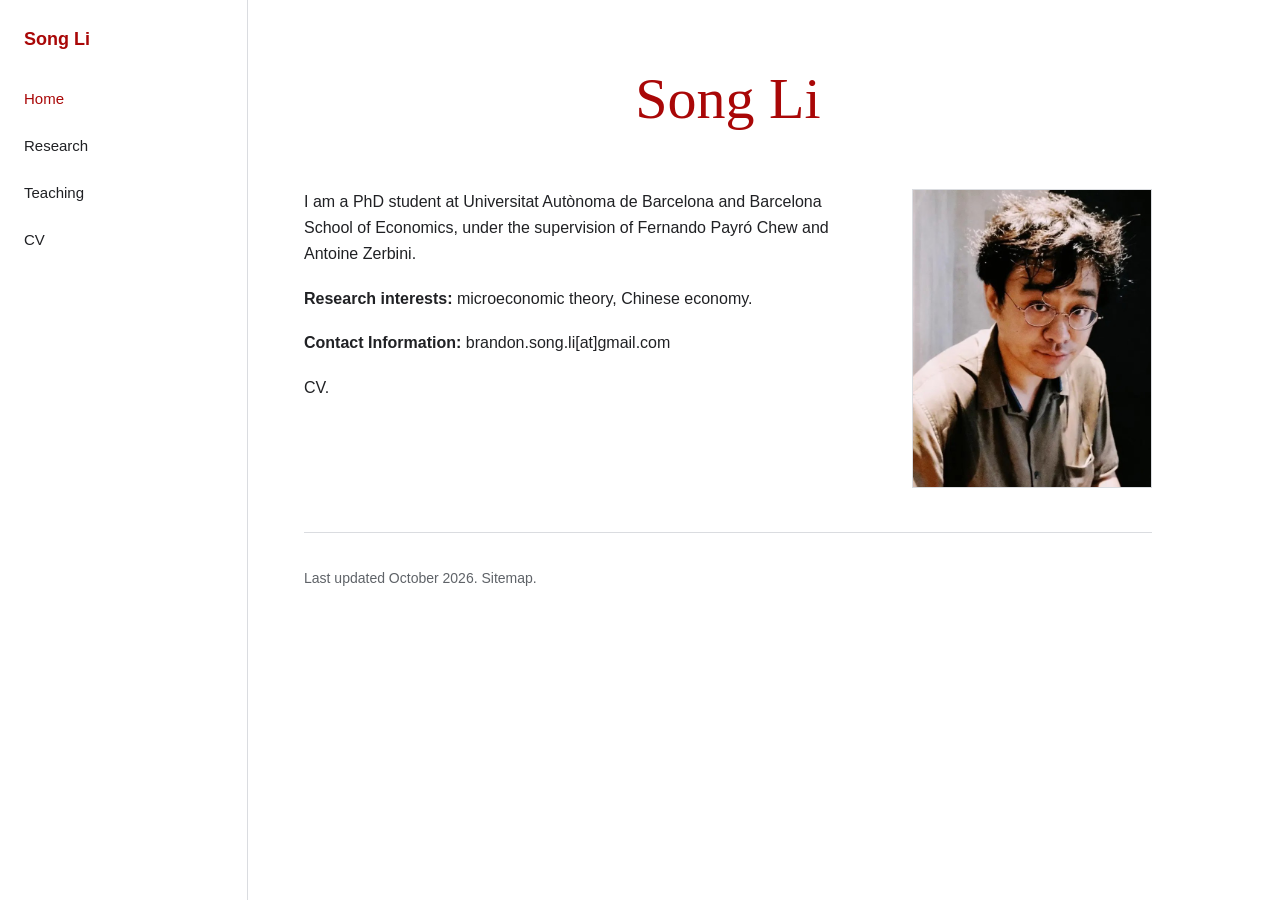
<file: index.html>
<!doctype html>
<html lang="en">
<head>
  <meta charset="utf-8">
  <!-- Google tag (gtag.js) -->
  <script async src="https://www.googletagmanager.com/gtag/js?id=G-BRMDMRXZ8V"></script>
  <script>
    window.dataLayer = window.dataLayer || [];
    function gtag(){dataLayer.push(arguments);}
    gtag('js', new Date());

    gtag('config', 'G-BRMDMRXZ8V');
  </script>
  <meta name="viewport" content="width=device-width, initial-scale=1">
  <meta name="description" content="Song Li is an Economics PhD student at Universitat Autònoma de Barcelona and Barcelona School of Economics, working in microeconomic theory and the Chinese economy.">
  <link rel="canonical" href="https://songli-econ.github.io/">
  <title>Song Li | Economics PhD Student at UAB and BSE</title>
  <script type="application/ld+json">
  {
    "@context": "https://schema.org",
    "@graph": [
      {
        "@type": "WebSite",
        "@id": "https://songli-econ.github.io/#website",
        "url": "https://songli-econ.github.io/",
        "name": "Song Li"
      },
      {
        "@type": "ProfilePage",
        "@id": "https://songli-econ.github.io/#profile",
        "url": "https://songli-econ.github.io/",
        "name": "Song Li | Economics PhD Student at UAB and BSE",
        "dateModified": "2026-10-31T08:04:33+01:00",
        "isPartOf": {
          "@id": "https://songli-econ.github.io/#website"
        },
        "mainEntity": {
          "@id": "https://songli-econ.github.io/#person"
        },
        "mentions": [
          {
            "@id": "https://songli-econ.github.io/#fernando-payro-chew"
          },
          {
            "@id": "https://songli-econ.github.io/#antoine-zerbini"
          }
        ]
      },
      {
        "@type": "Person",
        "@id": "https://songli-econ.github.io/#person",
        "name": "Song Li",
        "url": "https://songli-econ.github.io/",
        "image": "https://songli-econ.github.io/images/song-li-portrait.jpg",
        "jobTitle": "PhD Student in Economics",
        "description": "Economics PhD student working in microeconomic theory and the Chinese economy.",
        "affiliation": [
          {
            "@type": "CollegeOrUniversity",
            "name": "Universitat Autònoma de Barcelona",
            "url": "https://www.uab.cat/"
          },
          {
            "@type": "CollegeOrUniversity",
            "name": "Barcelona School of Economics",
            "url": "https://bse.eu/"
          }
        ],
        "knowsAbout": [
          "Microeconomic theory",
          "Chinese economy"
        ]
      },
      {
        "@type": "Person",
        "@id": "https://songli-econ.github.io/#fernando-payro-chew",
        "name": "Fernando Payró Chew",
        "url": "https://sites.google.com/site/ferpayrochew/home?authuser=0"
      },
      {
        "@type": "Person",
        "@id": "https://songli-econ.github.io/#antoine-zerbini",
        "name": "Antoine Zerbini",
        "url": "https://antoinezerbini.com/"
      }
    ]
  }
  </script>
  <link rel="stylesheet" href="styles.css">
</head>
<body>
  <div class="site">
    <aside class="sidebar" aria-label="Site navigation">
      <p class="site-title">Song Li</p>
      <nav class="nav">
        <a class="active" href="/">Home</a>
        <a href="research.html">Research</a>
        <a href="teaching.html">Teaching</a>
        <a href="cv.html">CV</a>
      </nav>
    </aside>

    <main>
      <header class="hero">
        <h1>Song Li</h1>
      </header>

      <div class="intro" aria-label="Profile">
        <div>
          <p>
            I am a PhD student at
            <a href="https://www.uab.cat/">Universitat Autònoma de Barcelona</a>
            and
            <a href="https://bse.eu/">Barcelona School of Economics</a>,
            under the supervision of
            <a href="https://sites.google.com/site/ferpayrochew/home?authuser=0">Fernando Payró Chew</a>
            and
            <a href="https://antoinezerbini.com/">Antoine Zerbini</a>.
          </p>
          <p>
            <span class="label">Research interests:</span>
            microeconomic theory, Chinese economy.
          </p>
          <p>
            <span class="label">Contact Information:</span>
            brandon.song.li[at]gmail.com
          </p>
          <p>
            <a href="cv/song-li-cv.pdf">CV</a>.
          </p>
        </div>
        <img
          class="portrait"
          src="images/song-li-portrait.jpg"
          alt="Portrait of Song Li"
          width="640"
          height="800"
        >
      </div>

      <footer class="footer">
        Last updated October 2026. <a href="sitemap.html">Sitemap</a>.
      </footer>
    </main>
  </div>
</body>
</html>
</file>
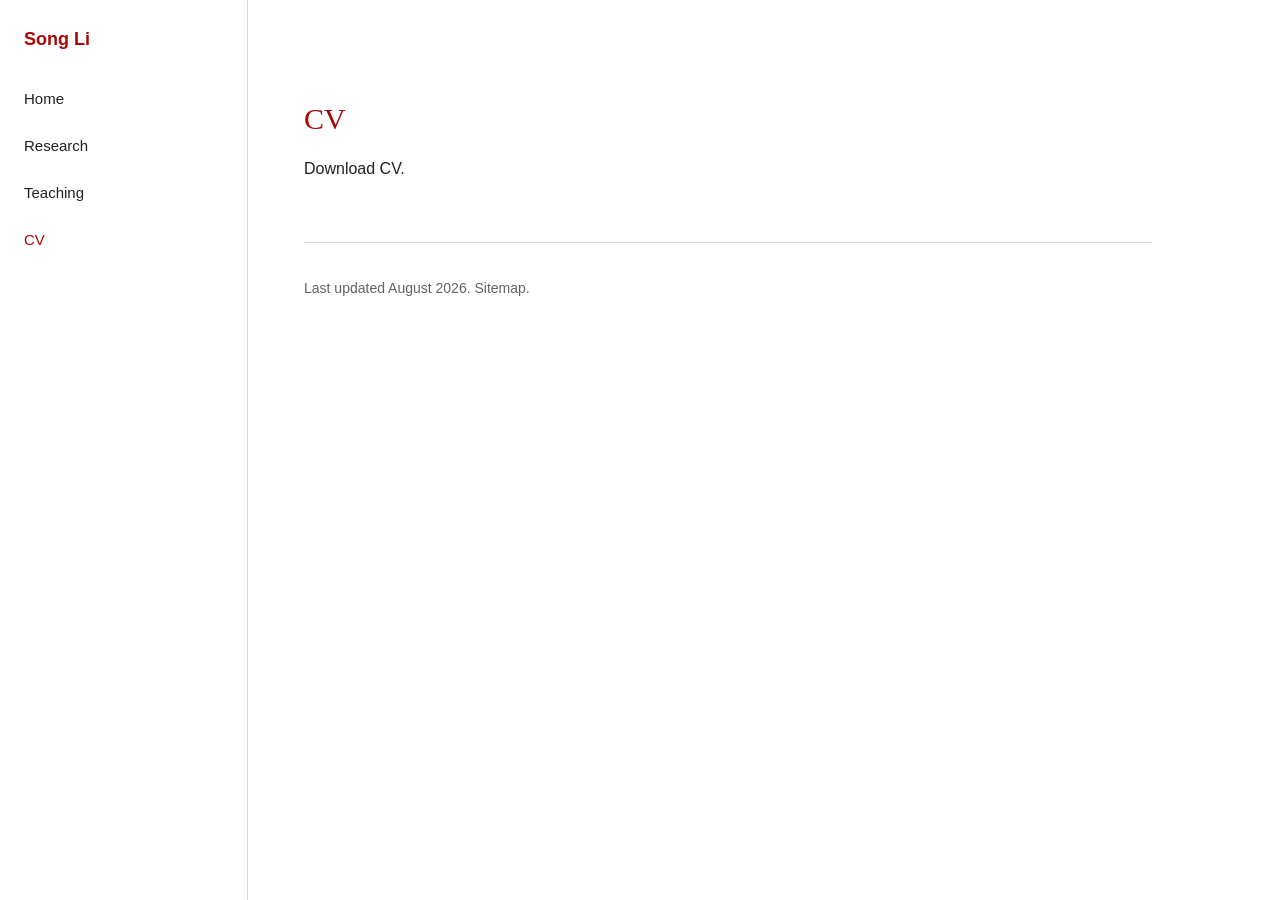
<file: cv.html>
<!doctype html>
<html lang="en">
<head>
  <meta charset="utf-8">
  <!-- Google tag (gtag.js) -->
  <script async src="https://www.googletagmanager.com/gtag/js?id=G-BRMDMRXZ8V"></script>
  <script>
    window.dataLayer = window.dataLayer || [];
    function gtag(){dataLayer.push(arguments);}
    gtag('js', new Date());

    gtag('config', 'G-BRMDMRXZ8V');
  </script>
  <meta name="viewport" content="width=device-width, initial-scale=1">
  <meta name="description" content="Curriculum vitae of Song Li, Economics PhD student at Universitat Autònoma de Barcelona and Barcelona School of Economics.">
  <link rel="canonical" href="https://songli-econ.github.io/cv.html">
  <title>CV | Song Li, Economics PhD Student</title>
  <link rel="stylesheet" href="styles.css">
</head>
<body>
  <div class="site">
    <aside class="sidebar" aria-label="Site navigation">
      <p class="site-title">Song Li</p>
      <nav class="nav">
        <a href="/">Home</a>
        <a href="research.html">Research</a>
        <a href="teaching.html">Teaching</a>
        <a class="active" href="cv.html">CV</a>
      </nav>
    </aside>

    <main>
      <section>
        <h2>CV</h2>
        <p>
          <a href="cv/song-li-cv.pdf">Download CV</a>.
        </p>
      </section>

      <footer class="footer">
        Last updated August 2026. <a href="sitemap.html">Sitemap</a>.
      </footer>
    </main>
  </div>
</body>
</html>
</file>
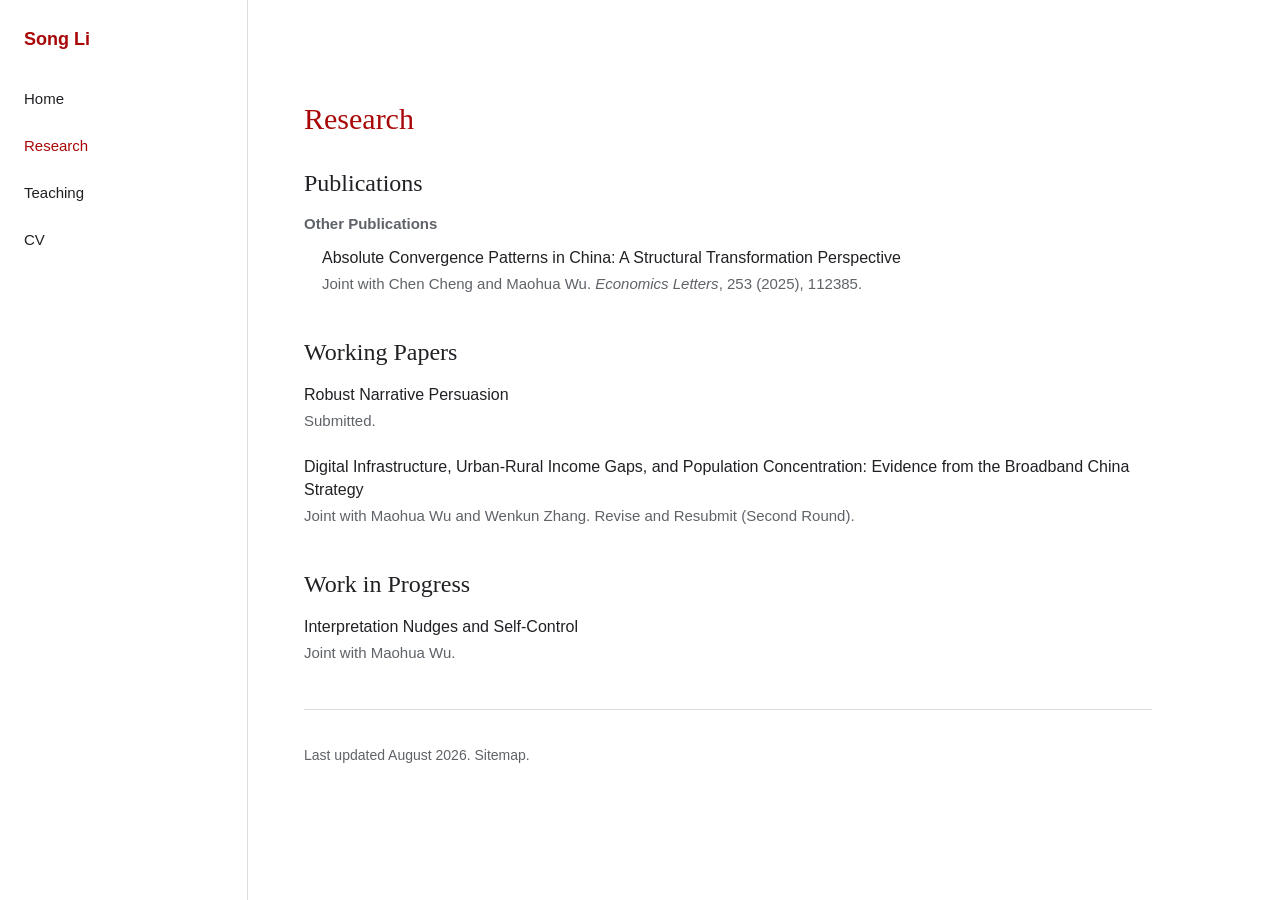
<file: research.html>
<!doctype html>
<html lang="en">
<head>
  <meta charset="utf-8">
  <!-- Google tag (gtag.js) -->
  <script async src="https://www.googletagmanager.com/gtag/js?id=G-BRMDMRXZ8V"></script>
  <script>
    window.dataLayer = window.dataLayer || [];
    function gtag(){dataLayer.push(arguments);}
    gtag('js', new Date());

    gtag('config', 'G-BRMDMRXZ8V');
  </script>
  <meta name="viewport" content="width=device-width, initial-scale=1">
  <meta name="description" content="Research by Song Li in microeconomic theory and the Chinese economy, including working papers and publications.">
  <meta name="robots" content="index, follow, max-snippet:-1, max-image-preview:large">
  <meta property="og:type" content="website">
  <meta property="og:title" content="Research by Song Li">
  <meta property="og:description" content="Working papers and publications by Song Li in microeconomic theory and the Chinese economy.">
  <meta property="og:url" content="https://songli-econ.github.io/research.html">
  <link rel="canonical" href="https://songli-econ.github.io/research.html">
  <title>Research | Song Li, Economics PhD Student</title>
  <link rel="stylesheet" href="styles.css">
  <script type="application/ld+json">
  {
    "@context": "https://schema.org",
    "@type": "CollectionPage",
    "@id": "https://songli-econ.github.io/research.html#page",
    "name": "Research by Song Li",
    "description": "Working papers and publications by Song Li in microeconomic theory and the Chinese economy.",
    "url": "https://songli-econ.github.io/research.html",
    "isPartOf": {
      "@id": "https://songli-econ.github.io/#website"
    },
    "about": {
      "@id": "https://songli-econ.github.io/#person"
    },
    "hasPart": [
      {
        "@id": "https://songli-econ.github.io/papers/robust-narrative-persuasion.html#paper"
      },
      {
        "@id": "https://songli-econ.github.io/papers/digital-infrastructure-urban-rural-income-gaps.html#paper"
      },
      {
        "@id": "https://songli-econ.github.io/papers/interpretation-nudges-and-self-control.html#paper"
      },
      {
        "@id": "https://songli-econ.github.io/papers/ambiguity-and-the-core.html#paper"
      }
    ]
  }
  </script>
</head>
<body>
  <div class="site">
    <aside class="sidebar" aria-label="Site navigation">
      <p class="site-title">Song Li</p>
      <nav class="nav">
        <a href="/">Home</a>
        <a class="active" href="research.html">Research</a>
        <a href="teaching.html">Teaching</a>
        <a href="cv.html">CV</a>
      </nav>
    </aside>

    <main>
      <section class="research-index">
        <h2>Research</h2>
        <h3 class="subsection-title">Publications</h3>
        <h4 class="subgroup-title">Other Publications</h4>
        <ul class="paper-list subgroup-list">
          <li>
            <div class="paper-title">
              <a href="https://www.sciencedirect.com/science/article/pii/S0165176525002228?via%3Dihub" target="_blank">Absolute Convergence Patterns in China: A Structural Transformation Perspective</a>
            </div>
            <div class="paper-meta">Joint with Chen Cheng and Maohua Wu. <em>Economics Letters</em>, 253 (2025), 112385.</div>
          </li>
        </ul>

        <h3 class="subsection-title">Working Papers</h3>
        <ul class="paper-list">
          <li>
            <div class="paper-title">
              <a href="papers/robust-narrative-persuasion.html">Robust Narrative Persuasion</a>
            </div>
            <div class="paper-meta">Submitted.</div>
          </li>
          <li>
            <div class="paper-title">
              <a href="papers/digital-infrastructure-urban-rural-income-gaps.html">Digital Infrastructure, Urban-Rural Income Gaps, and Population Concentration: Evidence from the Broadband China Strategy</a>
            </div>
            <div class="paper-meta">Joint with Maohua Wu and Wenkun Zhang. Revise and Resubmit (Second Round).</div>
          </li>
        </ul>
        <h3 class="subsection-title">Work in Progress</h3>
        <ul class="paper-list">
          <li>
            <div class="paper-title">
              <a href="papers/interpretation-nudges-and-self-control.html">Interpretation Nudges and Self-Control</a>
            </div>
            <div class="paper-meta">Joint with Maohua Wu.</div>
          </li>
        </ul>
      </section>

      <footer class="footer">
        Last updated August 2026. <a href="sitemap.html">Sitemap</a>.
      </footer>
    </main>
  </div>
</body>
</html>
</file>
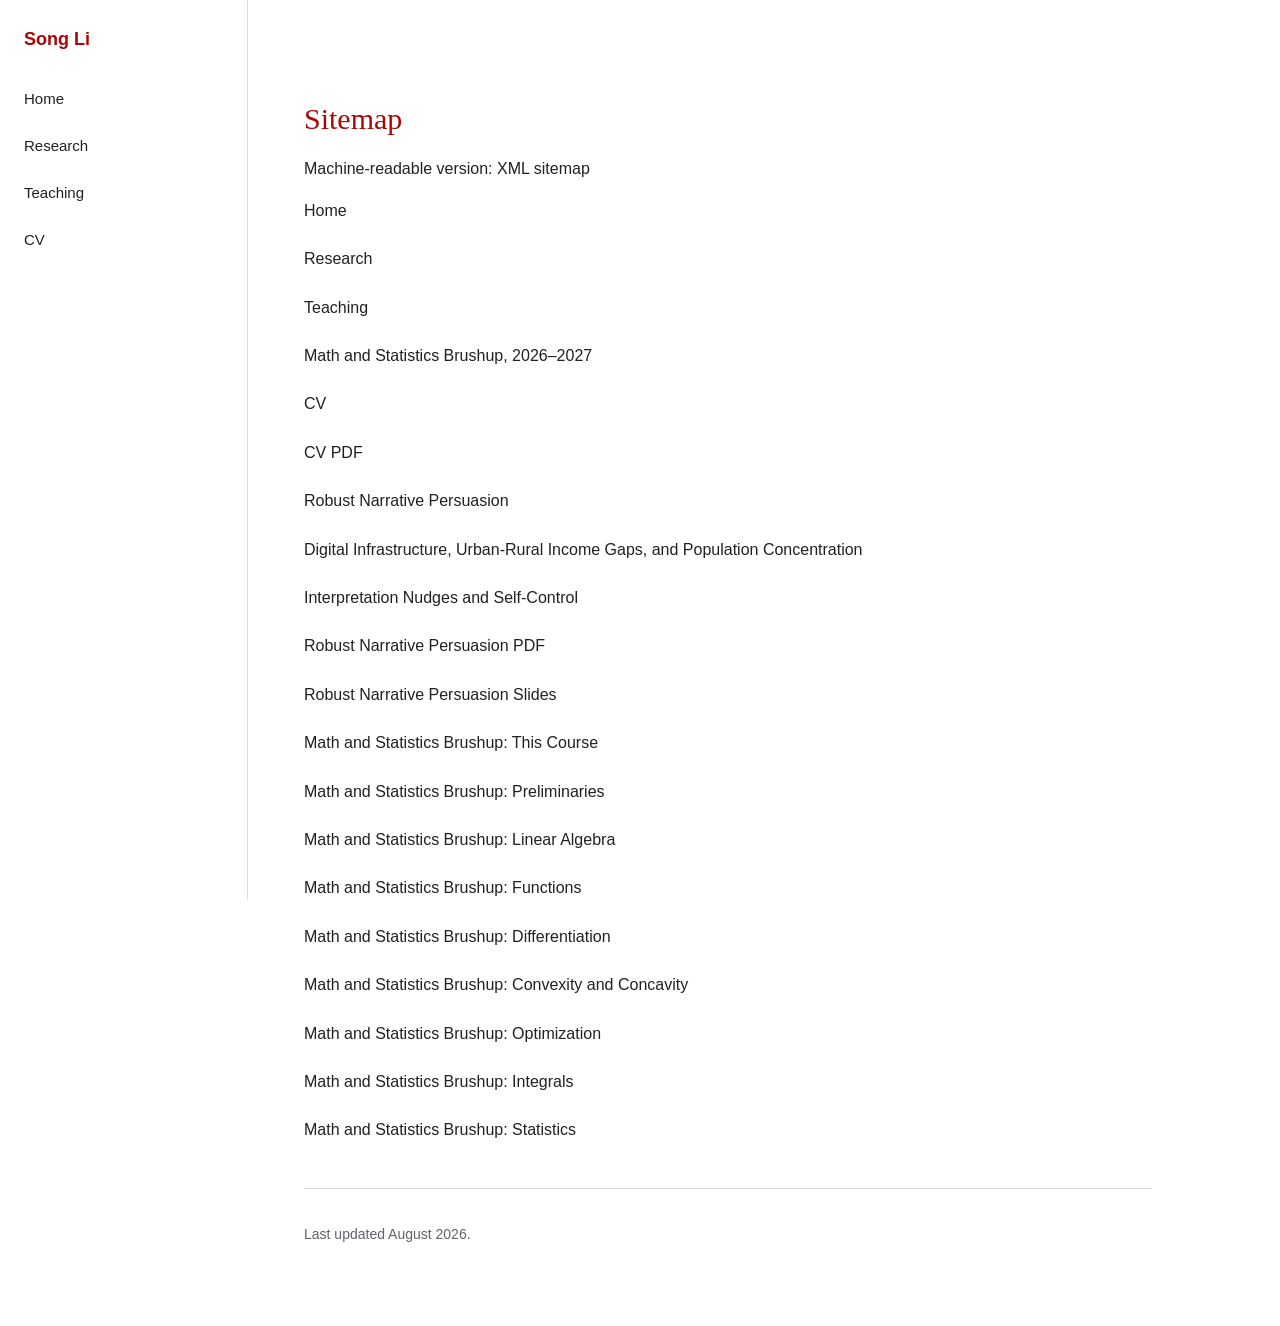
<file: sitemap.html>
<!doctype html>
<html lang="en">
<head>
  <meta charset="utf-8">
  <!-- Google tag (gtag.js) -->
  <script async src="https://www.googletagmanager.com/gtag/js?id=G-BRMDMRXZ8V"></script>
  <script>
    window.dataLayer = window.dataLayer || [];
    function gtag(){dataLayer.push(arguments);}
    gtag('js', new Date());

    gtag('config', 'G-BRMDMRXZ8V');
  </script>
  <meta name="viewport" content="width=device-width, initial-scale=1">
  <meta name="description" content="HTML sitemap for Song Li's academic website.">
  <meta name="robots" content="index, follow">
  <link rel="canonical" href="https://songli-econ.github.io/sitemap.html">
  <title>Sitemap | Song Li</title>
  <link rel="stylesheet" href="styles.css">
</head>
<body>
  <div class="site">
    <aside class="sidebar" aria-label="Site navigation">
      <p class="site-title">Song Li</p>
      <nav class="nav">
        <a href="/">Home</a>
        <a href="research.html">Research</a>
        <a href="teaching.html">Teaching</a>
        <a href="cv.html">CV</a>
      </nav>
    </aside>

    <main>
      <section>
        <h2>Sitemap</h2>
        <p>
          Machine-readable version:
          <a href="sitemap.xml">XML sitemap</a>
        </p>
        <ul class="paper-list">
          <li><a href="/">Home</a></li>
          <li><a href="research.html">Research</a></li>
          <li><a href="teaching.html">Teaching</a></li>
          <li><a href="teaching/math-statistics-brushup-2026-2027.html">Math and Statistics Brushup, 2026–2027</a></li>
          <li><a href="cv.html">CV</a></li>
          <li><a href="cv/song-li-cv.pdf">CV PDF</a></li>
          <li><a href="papers/robust-narrative-persuasion.html">Robust Narrative Persuasion</a></li>
          <li><a href="papers/digital-infrastructure-urban-rural-income-gaps.html">Digital Infrastructure, Urban-Rural Income Gaps, and Population Concentration</a></li>
          <li><a href="papers/interpretation-nudges-and-self-control.html">Interpretation Nudges and Self-Control</a></li>
          <li><a href="papers/robust-narrative-persuasion-draft.pdf">Robust Narrative Persuasion PDF</a></li>
          <li><a href="papers/robust-narrative-persuasion-slides.pdf">Robust Narrative Persuasion Slides</a></li>
          <li><a href="teaching/math-statistics-brushup-2026-2027/00-this-course.pdf">Math and Statistics Brushup: This Course</a></li>
          <li><a href="teaching/math-statistics-brushup-2026-2027/01-preliminaries.pdf">Math and Statistics Brushup: Preliminaries</a></li>
          <li><a href="teaching/math-statistics-brushup-2026-2027/02-linear-algebra.pdf">Math and Statistics Brushup: Linear Algebra</a></li>
          <li><a href="teaching/math-statistics-brushup-2026-2027/03-functions.pdf">Math and Statistics Brushup: Functions</a></li>
          <li><a href="teaching/math-statistics-brushup-2026-2027/04-differentiation.pdf">Math and Statistics Brushup: Differentiation</a></li>
          <li><a href="teaching/math-statistics-brushup-2026-2027/05-convexity-concavity.pdf">Math and Statistics Brushup: Convexity and Concavity</a></li>
          <li><a href="teaching/math-statistics-brushup-2026-2027/06-optimization.pdf">Math and Statistics Brushup: Optimization</a></li>
          <li><a href="teaching/math-statistics-brushup-2026-2027/07-integrals.pdf">Math and Statistics Brushup: Integrals</a></li>
          <li><a href="teaching/math-statistics-brushup-2026-2027/08-statistics.pdf">Math and Statistics Brushup: Statistics</a></li>
        </ul>
      </section>

      <footer class="footer">
        Last updated August 2026.
      </footer>
    </main>
  </div>
</body>
</html>
</file>
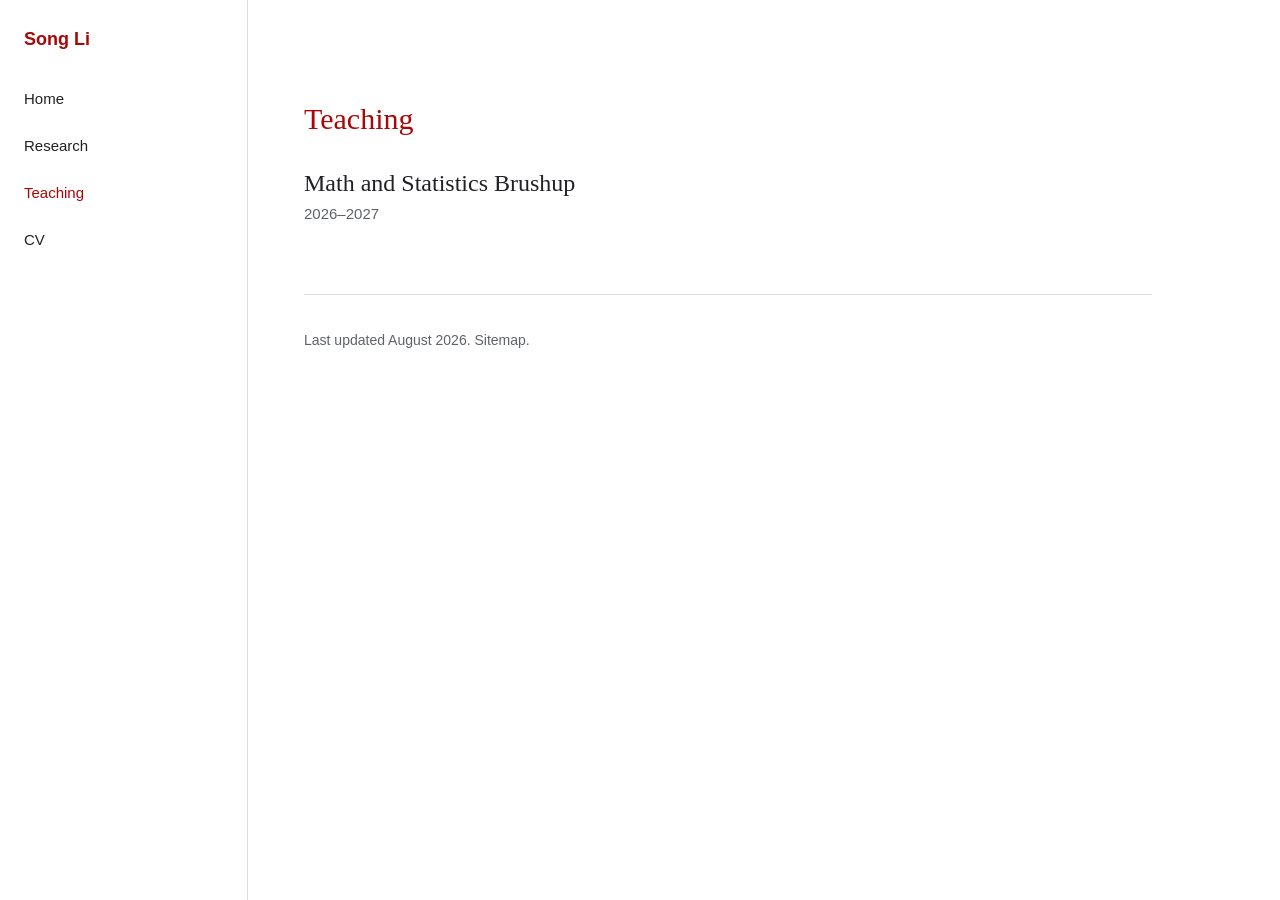
<file: teaching.html>
<!doctype html>
<html lang="en">
<head>
  <meta charset="utf-8">
  <!-- Google tag (gtag.js) -->
  <script async src="https://www.googletagmanager.com/gtag/js?id=G-BRMDMRXZ8V"></script>
  <script>
    window.dataLayer = window.dataLayer || [];
    function gtag(){dataLayer.push(arguments);}
    gtag('js', new Date());

    gtag('config', 'G-BRMDMRXZ8V');
  </script>
  <meta name="viewport" content="width=device-width, initial-scale=1">
  <meta name="description" content="Courses and teaching materials by Song Li.">
  <meta name="robots" content="index, follow, max-snippet:-1, max-image-preview:large">
  <meta property="og:type" content="website">
  <meta property="og:title" content="Teaching by Song Li">
  <meta property="og:description" content="Courses and teaching materials by Song Li.">
  <meta property="og:url" content="https://songli-econ.github.io/teaching.html">
  <link rel="canonical" href="https://songli-econ.github.io/teaching.html">
  <title>Teaching | Song Li</title>
  <link rel="stylesheet" href="styles.css">
  <script type="application/ld+json">
  {
    "@context": "https://schema.org",
    "@type": "CollectionPage",
    "@id": "https://songli-econ.github.io/teaching.html#page",
    "name": "Teaching by Song Li",
    "description": "Courses and teaching materials by Song Li.",
    "url": "https://songli-econ.github.io/teaching.html",
    "isPartOf": {"@id": "https://songli-econ.github.io/#website"},
    "hasPart": {
      "@id": "https://songli-econ.github.io/teaching/math-statistics-brushup-2026-2027.html#course"
    }
  }
  </script>
</head>
<body>
  <div class="site">
    <aside class="sidebar" aria-label="Site navigation">
      <p class="site-title">Song Li</p>
      <nav class="nav">
        <a href="/">Home</a>
        <a href="research.html">Research</a>
        <a class="active" href="teaching.html">Teaching</a>
        <a href="cv.html">CV</a>
      </nav>
    </aside>

    <main>
      <section class="teaching-index">
        <h2>Teaching</h2>
        <h3 class="subsection-title">
          <a href="teaching/math-statistics-brushup-2026-2027.html">Math and Statistics Brushup</a>
        </h3>
        <p class="course-year">
          <a href="teaching/math-statistics-brushup-2026-2027.html">2026–2027</a>
        </p>
      </section>

      <footer class="footer">
        Last updated August 2026. <a href="sitemap.html">Sitemap</a>.
      </footer>
    </main>
  </div>
</body>
</html>
</file>
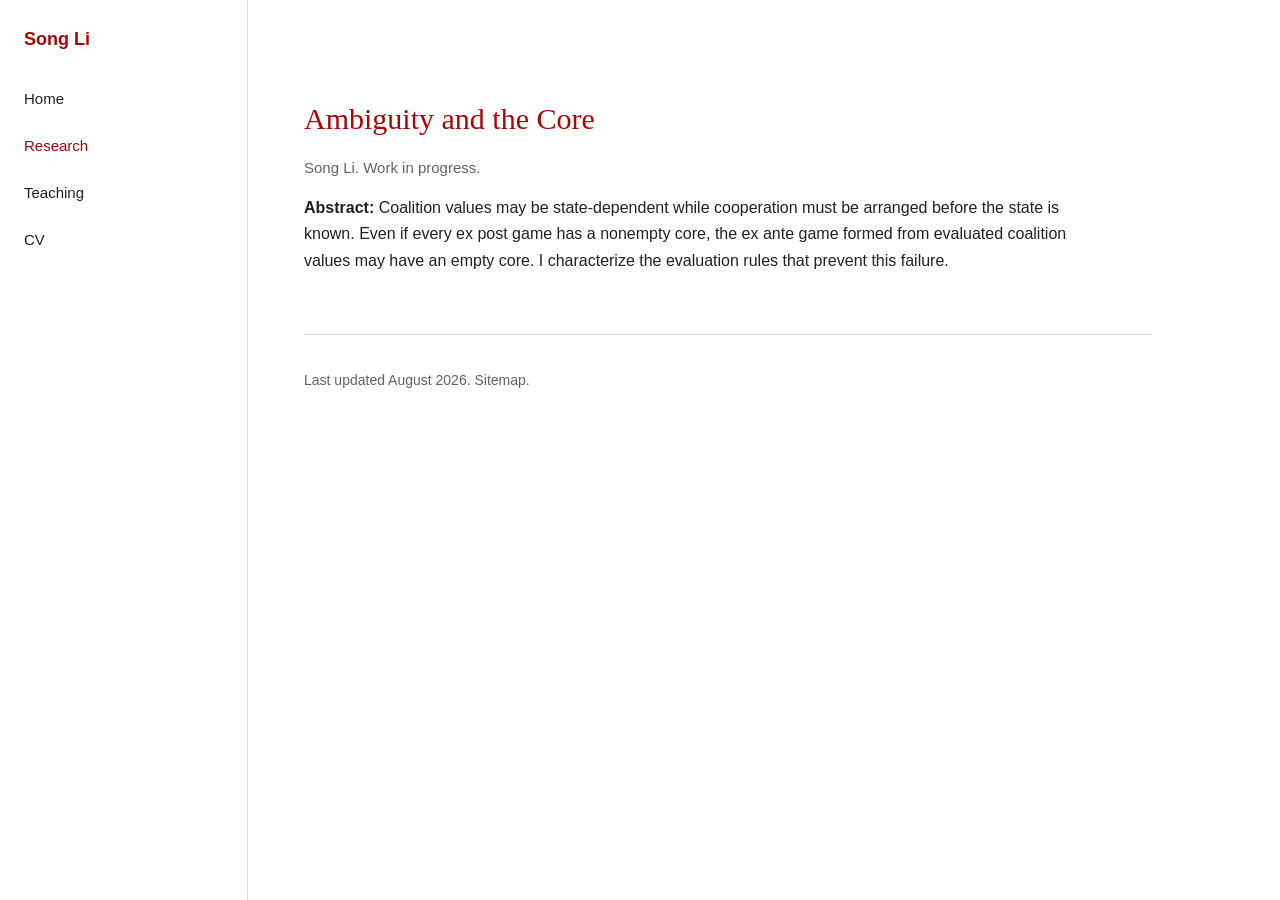
<file: papers/ambiguity-and-the-core.html>
<!doctype html>
<html lang="en">
<head>
  <meta charset="utf-8">
  <!-- Google tag (gtag.js) -->
  <script async src="https://www.googletagmanager.com/gtag/js?id=G-BRMDMRXZ8V"></script>
  <script>
    window.dataLayer = window.dataLayer || [];
    function gtag(){dataLayer.push(arguments);}
    gtag('js', new Date());

    gtag('config', 'G-BRMDMRXZ8V');
  </script>
  <meta name="viewport" content="width=device-width, initial-scale=1">
  <meta name="description" content="Coalition values may be state-dependent while cooperation must be arranged before the state is known.">
  <meta name="robots" content="index, follow, max-snippet:-1, max-image-preview:large">
  <meta name="citation_title" content="Ambiguity and the Core">
  <meta name="citation_author" content="Li, Song">
  <meta name="citation_language" content="en">
  <meta name="citation_abstract" content="Coalition values may be state-dependent while cooperation must be arranged before the state is known. Even if every ex post game has a nonempty core, the ex ante game formed from evaluated coalition values may have an empty core. I characterize the evaluation rules that prevent this failure.">
  <meta property="og:type" content="article">
  <meta property="og:title" content="Ambiguity and the Core">
  <meta property="og:description" content="Coalition values may be state-dependent while cooperation must be arranged before the state is known.">
  <meta property="og:url" content="https://songli-econ.github.io/papers/ambiguity-and-the-core.html">
  <link rel="canonical" href="https://songli-econ.github.io/papers/ambiguity-and-the-core.html">
  <title>Ambiguity and the Core | Song Li</title>
  <link rel="stylesheet" href="../styles.css">
  <script type="application/ld+json">
  {
    "@context": "https://schema.org",
    "@type": ["Article", "ScholarlyArticle"],
    "@id": "https://songli-econ.github.io/papers/ambiguity-and-the-core.html#paper",
    "headline": "Ambiguity and the Core",
    "name": "Ambiguity and the Core",
    "description": "Coalition values may be state-dependent while cooperation must be arranged before the state is known.",
    "abstract": "Coalition values may be state-dependent while cooperation must be arranged before the state is known. Even if every ex post game has a nonempty core, the ex ante game formed from evaluated coalition values may have an empty core. I characterize the evaluation rules that prevent this failure.",
    "author": {"@type": "Person", "@id": "https://songli-econ.github.io/#person", "name": "Song Li", "url": "https://songli-econ.github.io/"},
    "inLanguage": "en",
    "isAccessibleForFree": true,
    "url": "https://songli-econ.github.io/papers/ambiguity-and-the-core.html",
    "mainEntityOfPage": "https://songli-econ.github.io/papers/ambiguity-and-the-core.html",
    "isPartOf": {"@id": "https://songli-econ.github.io/#website"}
  }
  </script>
</head>
<body>
  <div class="site">
    <aside class="sidebar" aria-label="Site navigation">
      <p class="site-title">Song Li</p>
      <nav class="nav">
        <a href="/">Home</a>
        <a class="active" href="../research.html">Research</a>
        <a href="../teaching.html">Teaching</a>
        <a href="../cv.html">CV</a>
      </nav>
    </aside>

    <main>
      <section>
        <h2 class="citation_title">Ambiguity and the Core</h2>
        <p class="paper-meta citation_author">Song Li. Work in progress.</p>
        <p class="paper-abstract">
          <span class="paper-abstract-label">Abstract:</span>
          Coalition values may be state-dependent while cooperation must be
          arranged before the state is known. Even if every ex post game has a
          nonempty core, the ex ante game formed from evaluated coalition values may have
          an empty core. I characterize the evaluation rules that prevent this
          failure.
        </p>
      </section>

      <footer class="footer">
        Last updated August 2026. <a href="../sitemap.html">Sitemap</a>.
      </footer>
    </main>
  </div>
</body>
</html>
</file>
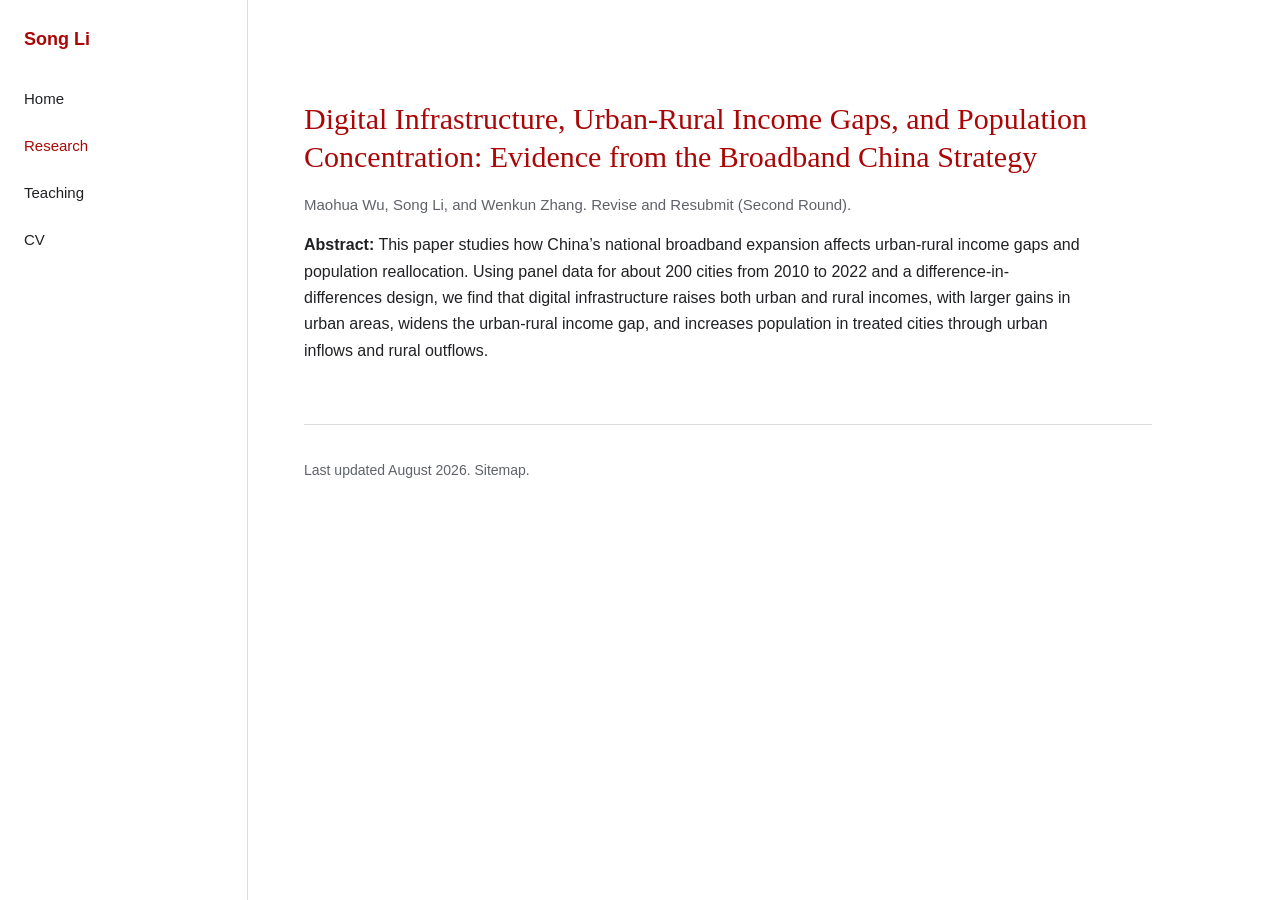
<file: papers/digital-infrastructure-urban-rural-income-gaps.html>
<!doctype html>
<html lang="en">
<head>
  <meta charset="utf-8">
  <!-- Google tag (gtag.js) -->
  <script async src="https://www.googletagmanager.com/gtag/js?id=G-BRMDMRXZ8V"></script>
  <script>
    window.dataLayer = window.dataLayer || [];
    function gtag(){dataLayer.push(arguments);}
    gtag('js', new Date());

    gtag('config', 'G-BRMDMRXZ8V');
  </script>
  <meta name="viewport" content="width=device-width, initial-scale=1">
  <meta name="description" content="This paper studies how China’s national broadband expansion affects urban-rural income gaps and population reallocation.">
  <meta name="robots" content="index, follow, max-snippet:-1, max-image-preview:large">
  <meta name="citation_title" content="Digital Infrastructure, Urban-Rural Income Gaps, and Population Concentration: Evidence from the Broadband China Strategy">
  <meta name="citation_author" content="Wu, Maohua">
  <meta name="citation_author" content="Li, Song">
  <meta name="citation_author" content="Zhang, Wenkun">
  <meta name="citation_language" content="en">
  <meta name="citation_keywords" content="Digital infrastructure; Urban-rural income gap; Population concentration; China">
  <meta name="citation_abstract" content="This paper studies how China’s national broadband expansion affects urban-rural income gaps and population reallocation. Using panel data for about 200 cities from 2010 to 2022 and a difference-in-differences design, we find that digital infrastructure raises both urban and rural incomes, with larger gains in urban areas, widens the urban-rural income gap, and increases population in treated cities through urban inflows and rural outflows.">
  <meta property="og:type" content="article">
  <meta property="og:title" content="Digital Infrastructure, Urban-Rural Income Gaps, and Population Concentration">
  <meta property="og:description" content="This paper studies how China’s national broadband expansion affects urban-rural income gaps and population reallocation.">
  <meta property="og:url" content="https://songli-econ.github.io/papers/digital-infrastructure-urban-rural-income-gaps.html">
  <link rel="canonical" href="https://songli-econ.github.io/papers/digital-infrastructure-urban-rural-income-gaps.html">
  <title>Digital Infrastructure, Urban-Rural Income Gaps, and Population Concentration | Song Li</title>
  <link rel="stylesheet" href="../styles.css">
  <script type="application/ld+json">
  {
    "@context": "https://schema.org",
    "@type": ["Article", "ScholarlyArticle"],
    "@id": "https://songli-econ.github.io/papers/digital-infrastructure-urban-rural-income-gaps.html#paper",
    "headline": "Digital Infrastructure, Urban-Rural Income Gaps, and Population Concentration: Evidence from the Broadband China Strategy",
    "name": "Digital Infrastructure, Urban-Rural Income Gaps, and Population Concentration: Evidence from the Broadband China Strategy",
    "description": "This paper studies how China’s national broadband expansion affects urban-rural income gaps and population reallocation.",
    "abstract": "This paper studies how China’s national broadband expansion affects urban-rural income gaps and population reallocation. Using panel data for about 200 cities from 2010 to 2022 and a difference-in-differences design, we find that digital infrastructure raises both urban and rural incomes, with larger gains in urban areas, widens the urban-rural income gap, and increases population in treated cities through urban inflows and rural outflows.",
    "author": [
      {"@type": "Person", "name": "Maohua Wu"},
      {"@type": "Person", "@id": "https://songli-econ.github.io/#person", "name": "Song Li", "url": "https://songli-econ.github.io/"},
      {"@type": "Person", "name": "Wenkun Zhang"}
    ],
    "inLanguage": "en",
    "keywords": ["digital infrastructure", "urban-rural income gap", "population concentration", "China"],
    "isAccessibleForFree": true,
    "url": "https://songli-econ.github.io/papers/digital-infrastructure-urban-rural-income-gaps.html",
    "mainEntityOfPage": "https://songli-econ.github.io/papers/digital-infrastructure-urban-rural-income-gaps.html",
    "isPartOf": {"@id": "https://songli-econ.github.io/#website"}
  }
  </script>
</head>
<body>
  <div class="site">
    <aside class="sidebar" aria-label="Site navigation">
      <p class="site-title">Song Li</p>
      <nav class="nav">
        <a href="/">Home</a>
        <a class="active" href="../research.html">Research</a>
        <a href="../teaching.html">Teaching</a>
        <a href="../cv.html">CV</a>
      </nav>
    </aside>

    <main>
      <section>
        <h2 class="citation_title">Digital Infrastructure, Urban-Rural Income Gaps, and Population Concentration: Evidence from the Broadband China Strategy</h2>
        <p class="paper-meta citation_author">Maohua Wu, Song Li, and Wenkun Zhang. Revise and Resubmit (Second Round).</p>
        <p class="paper-abstract">
          <span class="paper-abstract-label">Abstract:</span>
          This paper studies how China’s national broadband expansion affects
          urban-rural income gaps and population reallocation. Using panel data
          for about 200 cities from 2010 to 2022 and a difference-in-differences
          design, we find that digital infrastructure raises both urban and rural
          incomes, with larger gains in urban areas, widens the urban-rural income
          gap, and increases population in treated cities through urban inflows
          and rural outflows.
        </p>
      </section>

      <footer class="footer">
        Last updated August 2026. <a href="../sitemap.html">Sitemap</a>.
      </footer>
    </main>
  </div>
</body>
</html>
</file>
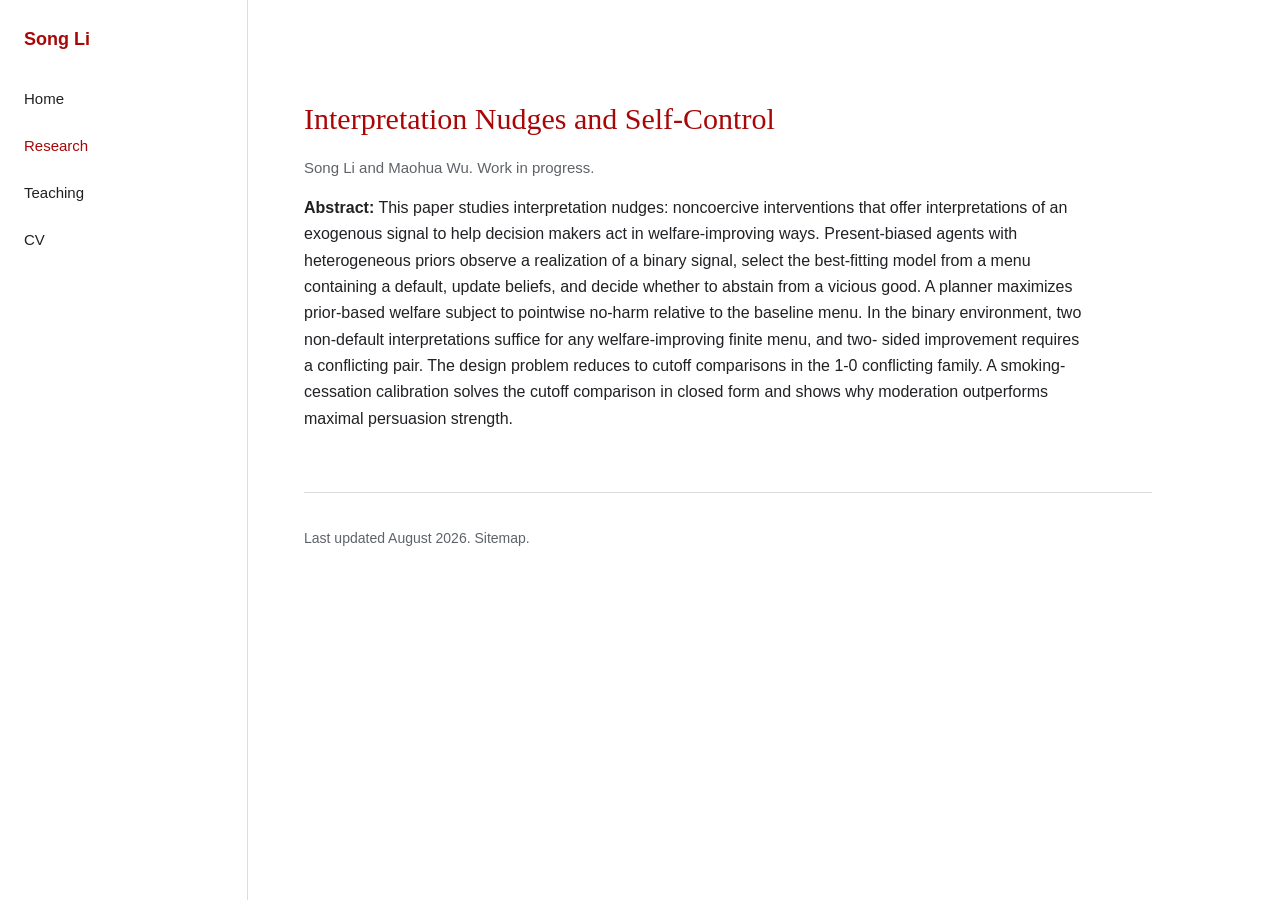
<file: papers/interpretation-nudges-and-self-control.html>
<!doctype html>
<html lang="en">
<head>
  <meta charset="utf-8">
  <!-- Google tag (gtag.js) -->
  <script async src="https://www.googletagmanager.com/gtag/js?id=G-BRMDMRXZ8V"></script>
  <script>
    window.dataLayer = window.dataLayer || [];
    function gtag(){dataLayer.push(arguments);}
    gtag('js', new Date());

    gtag('config', 'G-BRMDMRXZ8V');
  </script>
  <meta name="viewport" content="width=device-width, initial-scale=1">
  <meta name="description" content="This paper studies interpretation nudges: noncoercive interventions that offer interpretations of an exogenous signal to help decision makers act in welfare-improving ways.">
  <meta name="robots" content="index, follow, max-snippet:-1, max-image-preview:large">
  <meta name="citation_title" content="Interpretation Nudges and Self-Control">
  <meta name="citation_author" content="Li, Song">
  <meta name="citation_author" content="Wu, Maohua">
  <meta name="citation_language" content="en">
  <meta name="citation_abstract" content="This paper studies interpretation nudges: noncoercive interventions that offer interpretations of an exogenous signal to help decision makers act in welfare-improving ways. Present-biased agents with heterogeneous priors observe a realization of a binary signal, select the best-fitting model from a menu containing a default, update beliefs, and decide whether to abstain from a vicious good. A planner maximizes prior-based welfare subject to pointwise no-harm relative to the baseline menu. In the binary environment, two non-default interpretations suffice for any welfare-improving finite menu, and two-sided improvement requires a conflicting pair. The design problem reduces to cutoff comparisons in the 1-0 conflicting family. A smoking-cessation calibration solves the cutoff comparison in closed form and shows why moderation outperforms maximal persuasion strength.">
  <meta property="og:type" content="article">
  <meta property="og:title" content="Interpretation Nudges and Self-Control">
  <meta property="og:description" content="This paper studies interpretation nudges: noncoercive interventions that offer interpretations of an exogenous signal to help decision makers act in welfare-improving ways.">
  <meta property="og:url" content="https://songli-econ.github.io/papers/interpretation-nudges-and-self-control.html">
  <link rel="canonical" href="https://songli-econ.github.io/papers/interpretation-nudges-and-self-control.html">
  <title>Interpretation Nudges and Self-Control | Song Li</title>
  <link rel="stylesheet" href="../styles.css">
  <script type="application/ld+json">
  {
    "@context": "https://schema.org",
    "@type": ["Article", "ScholarlyArticle"],
    "@id": "https://songli-econ.github.io/papers/interpretation-nudges-and-self-control.html#paper",
    "headline": "Interpretation Nudges and Self-Control",
    "name": "Interpretation Nudges and Self-Control",
    "description": "This paper studies interpretation nudges: noncoercive interventions that offer interpretations of an exogenous signal to help decision makers act in welfare-improving ways.",
    "abstract": "This paper studies interpretation nudges: noncoercive interventions that offer interpretations of an exogenous signal to help decision makers act in welfare-improving ways. Present-biased agents with heterogeneous priors observe a realization of a binary signal, select the best-fitting model from a menu containing a default, update beliefs, and decide whether to abstain from a vicious good. A planner maximizes prior-based welfare subject to pointwise no-harm relative to the baseline menu. In the binary environment, two non-default interpretations suffice for any welfare-improving finite menu, and two-sided improvement requires a conflicting pair. The design problem reduces to cutoff comparisons in the 1-0 conflicting family. A smoking-cessation calibration solves the cutoff comparison in closed form and shows why moderation outperforms maximal persuasion strength.",
    "author": [
      {"@type": "Person", "@id": "https://songli-econ.github.io/#person", "name": "Song Li", "url": "https://songli-econ.github.io/"},
      {"@type": "Person", "name": "Maohua Wu"}
    ],
    "inLanguage": "en",
    "isAccessibleForFree": true,
    "url": "https://songli-econ.github.io/papers/interpretation-nudges-and-self-control.html",
    "mainEntityOfPage": "https://songli-econ.github.io/papers/interpretation-nudges-and-self-control.html",
    "isPartOf": {"@id": "https://songli-econ.github.io/#website"}
  }
  </script>
</head>
<body>
  <div class="site">
    <aside class="sidebar" aria-label="Site navigation">
      <p class="site-title">Song Li</p>
      <nav class="nav">
        <a href="/">Home</a>
        <a class="active" href="../research.html">Research</a>
        <a href="../teaching.html">Teaching</a>
        <a href="../cv.html">CV</a>
      </nav>
    </aside>

    <main>
      <section>
        <h2 class="citation_title">Interpretation Nudges and Self-Control</h2>
        <p class="paper-meta citation_author">Song Li and Maohua Wu. Work in progress.</p>
        <p class="paper-abstract">
          <span class="paper-abstract-label">Abstract:</span>
          This paper studies interpretation nudges: noncoercive interventions
          that offer interpretations of an exogenous signal to help decision
          makers act in welfare-improving ways. Present-biased agents with
          heterogeneous priors observe a realization of a binary signal, select
          the best-fitting model from a menu containing a default, update beliefs,
          and decide whether to abstain from a vicious good. A planner maximizes
          prior-based welfare subject to pointwise no-harm relative to the
          baseline menu. In the binary environment, two non-default
          interpretations suffice for any welfare-improving finite menu, and two-
          sided improvement requires a conflicting pair. The design problem
          reduces to cutoff comparisons in the 1-0 conflicting family. A
          smoking-cessation calibration solves the cutoff comparison in closed
          form and shows why moderation outperforms maximal persuasion strength.
        </p>
      </section>

      <footer class="footer">
        Last updated August 2026. <a href="../sitemap.html">Sitemap</a>.
      </footer>
    </main>
  </div>
</body>
</html>
</file>
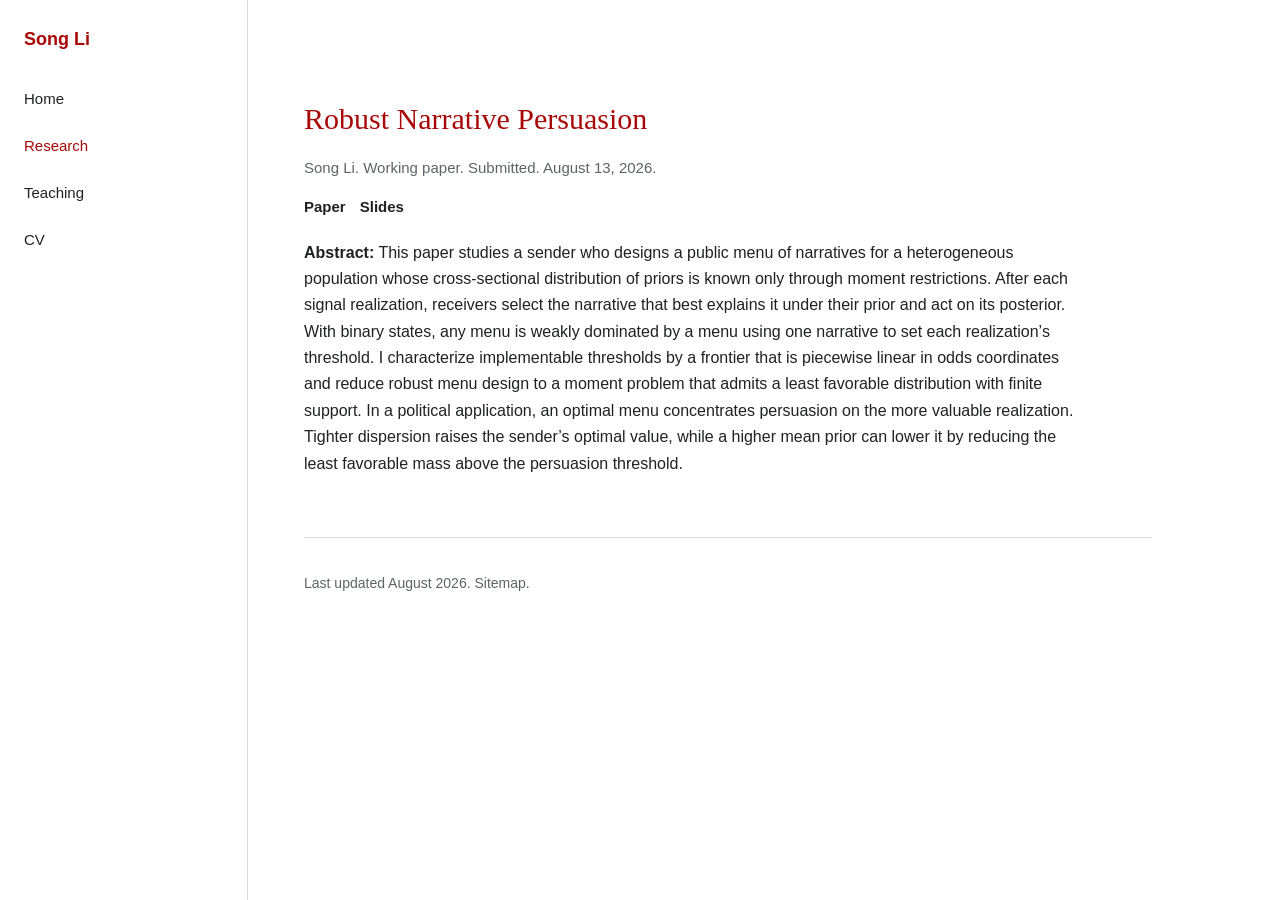
<file: papers/robust-narrative-persuasion.html>
<!doctype html>
<html lang="en">
<head>
  <meta charset="utf-8">
  <!-- Google tag (gtag.js) -->
  <script async src="https://www.googletagmanager.com/gtag/js?id=G-BRMDMRXZ8V"></script>
  <script>
    window.dataLayer = window.dataLayer || [];
    function gtag(){dataLayer.push(arguments);}
    gtag('js', new Date());

    gtag('config', 'G-BRMDMRXZ8V');
  </script>
  <meta name="viewport" content="width=device-width, initial-scale=1">
  <meta name="description" content="This paper studies a sender who designs a public menu of narratives for a heterogeneous population whose cross-sectional distribution of priors is known only through moment restrictions.">
  <meta name="robots" content="index, follow, max-snippet:-1, max-image-preview:large">
  <meta name="citation_title" content="Robust Narrative Persuasion">
  <meta name="citation_author" content="Li, Song">
  <meta name="citation_author_institution" content="Universitat Autònoma de Barcelona">
  <meta name="citation_publication_date" content="2026/08/13">
  <meta name="citation_online_date" content="2026/08/13">
  <meta name="citation_language" content="en">
  <meta name="citation_keywords" content="Persuasion; Narratives; Robustness; Ambiguity">
  <meta name="citation_technical_report_institution" content="Song Li">
  <meta name="citation_publisher" content="Song Li">
  <meta name="citation_pdf_url" content="https://songli-econ.github.io/papers/robust-narrative-persuasion-draft.pdf">
  <meta name="citation_abstract" content="This paper studies a sender who designs a public menu of narratives for a heterogeneous population whose cross-sectional distribution of priors is known only through moment restrictions. After each signal realization, receivers select the narrative that best explains it under their prior and act on its posterior. With binary states, any menu is weakly dominated by a menu using one narrative to set each realization's threshold. I characterize implementable thresholds by a frontier that is piecewise linear in odds coordinates and reduce robust menu design to a moment problem that admits a least favorable distribution with finite support. In a political application, an optimal menu concentrates persuasion on the more valuable realization. Tighter dispersion raises the sender's optimal value, while a higher mean prior can lower it by reducing the least favorable mass above the persuasion threshold.">
  <meta property="og:type" content="article">
  <meta property="og:title" content="Robust Narrative Persuasion">
  <meta property="og:description" content="This paper studies a sender who designs a public menu of narratives for a heterogeneous population whose cross-sectional distribution of priors is known only through moment restrictions.">
  <meta property="og:url" content="https://songli-econ.github.io/papers/robust-narrative-persuasion.html">
  <link rel="canonical" href="https://songli-econ.github.io/papers/robust-narrative-persuasion.html">
  <link rel="alternate" type="application/pdf" title="Robust Narrative Persuasion (PDF)" href="https://songli-econ.github.io/papers/robust-narrative-persuasion-draft.pdf">
  <title>Robust Narrative Persuasion | Song Li</title>
  <link rel="stylesheet" href="../styles.css">
  <script type="application/ld+json">
  {
    "@context": "https://schema.org",
    "@type": ["Article", "ScholarlyArticle"],
    "@id": "https://songli-econ.github.io/papers/robust-narrative-persuasion.html#paper",
    "headline": "Robust Narrative Persuasion",
    "name": "Robust Narrative Persuasion",
    "description": "This paper studies a sender who designs a public menu of narratives for a heterogeneous population whose cross-sectional distribution of priors is known only through moment restrictions.",
    "abstract": "This paper studies a sender who designs a public menu of narratives for a heterogeneous population whose cross-sectional distribution of priors is known only through moment restrictions. After each signal realization, receivers select the narrative that best explains it under their prior and act on its posterior. With binary states, any menu is weakly dominated by a menu using one narrative to set each realization’s threshold. I characterize implementable thresholds by a frontier that is piecewise linear in odds coordinates and reduce robust menu design to a moment problem that admits a least favorable distribution with finite support. In a political application, an optimal menu concentrates persuasion on the more valuable realization. Tighter dispersion raises the sender’s optimal value, while a higher mean prior can lower it by reducing the least favorable mass above the persuasion threshold.",
    "author": {
      "@type": "Person",
      "@id": "https://songli-econ.github.io/#person",
      "name": "Song Li",
      "url": "https://songli-econ.github.io/"
    },
    "datePublished": "2026-08-13",
    "dateModified": "2026-08-13",
    "inLanguage": "en",
    "keywords": ["persuasion", "narratives", "robustness", "ambiguity"],
    "isAccessibleForFree": true,
    "url": "https://songli-econ.github.io/papers/robust-narrative-persuasion.html",
    "mainEntityOfPage": "https://songli-econ.github.io/papers/robust-narrative-persuasion.html",
    "isPartOf": {
      "@id": "https://songli-econ.github.io/#website"
    },
    "encoding": {
      "@type": "MediaObject",
      "contentUrl": "https://songli-econ.github.io/papers/robust-narrative-persuasion-draft.pdf",
      "encodingFormat": "application/pdf"
    }
  }
  </script>
</head>
<body>
  <div class="site">
    <aside class="sidebar" aria-label="Site navigation">
      <p class="site-title">Song Li</p>
      <nav class="nav">
        <a href="/">Home</a>
        <a class="active" href="../research.html">Research</a>
        <a href="../teaching.html">Teaching</a>
        <a href="../cv.html">CV</a>
      </nav>
    </aside>

    <main>
      <section>
        <h2 class="citation_title">Robust Narrative Persuasion</h2>
        <p class="paper-meta citation_author">Song Li. Working paper. Submitted. August 13, 2026.</p>
        <p class="paper-resources">
          <a href="robust-narrative-persuasion-draft.pdf">Paper</a>
          <a href="robust-narrative-persuasion-slides.pdf">Slides</a>
        </p>
        <p class="paper-abstract">
          <span class="paper-abstract-label">Abstract:</span>
          This paper studies a sender who designs a public menu of narratives
          for a heterogeneous population whose cross-sectional distribution of
          priors is known only through moment restrictions. After each signal
          realization, receivers select the narrative that best explains it under
          their prior and act on its posterior. With binary states, any menu is
          weakly dominated by a menu using one narrative to set each realization’s
          threshold. I characterize implementable thresholds by a frontier that is
          piecewise linear in odds coordinates and reduce robust menu design to a
          moment problem that admits a least favorable distribution with finite
          support. In a political application, an optimal
          menu concentrates persuasion on the more valuable realization. Tighter
          dispersion raises the sender’s optimal value, while a higher mean prior can
          lower it by reducing the least favorable mass above the persuasion
          threshold.
        </p>
      </section>

      <footer class="footer">
        Last updated August 2026. <a href="../sitemap.html">Sitemap</a>.
      </footer>
    </main>
  </div>
</body>
</html>
</file>
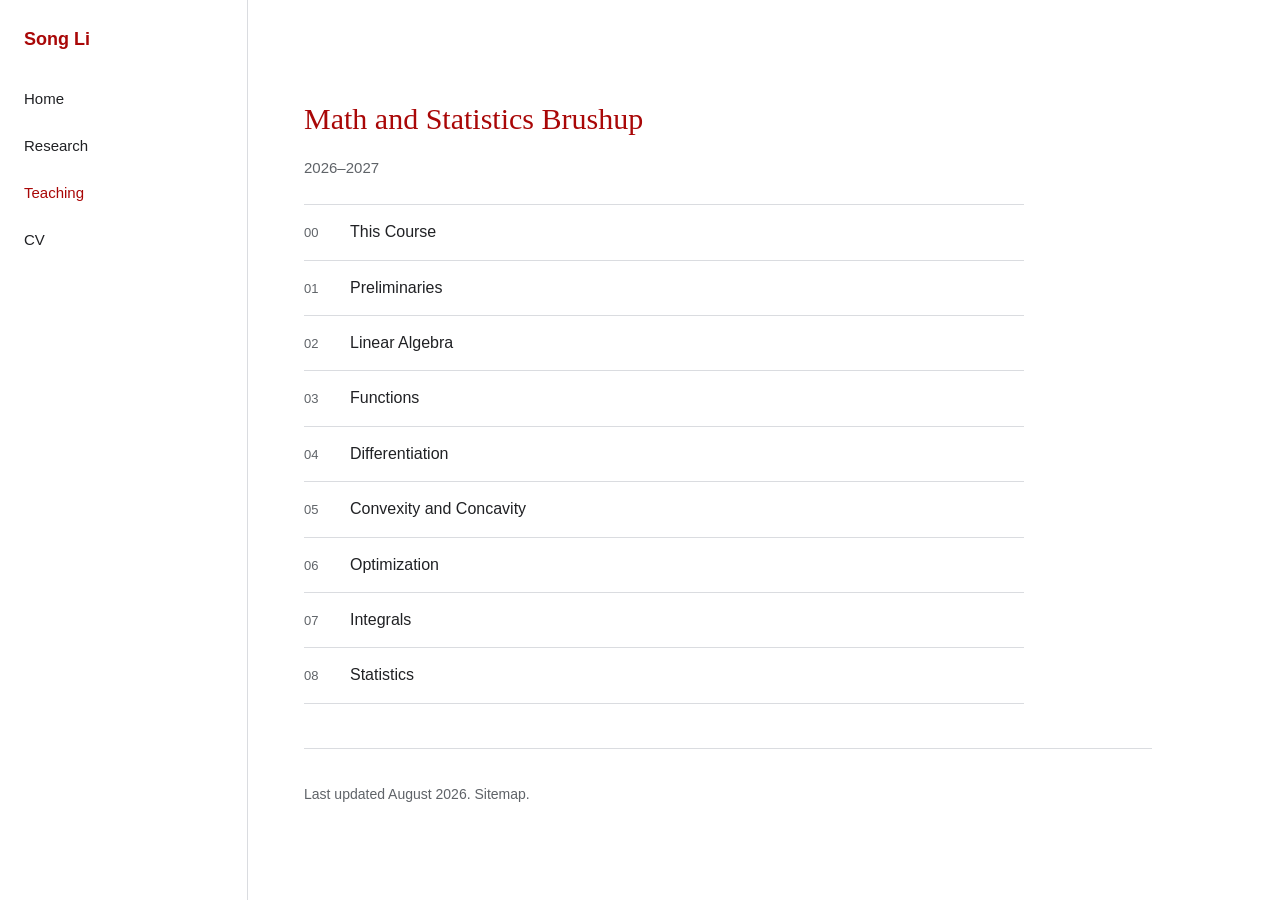
<file: teaching/math-statistics-brushup-2026-2027.html>
<!doctype html>
<html lang="en">
<head>
  <meta charset="utf-8">
  <!-- Google tag (gtag.js) -->
  <script async src="https://www.googletagmanager.com/gtag/js?id=G-BRMDMRXZ8V"></script>
  <script>
    window.dataLayer = window.dataLayer || [];
    function gtag(){dataLayer.push(arguments);}
    gtag('js', new Date());

    gtag('config', 'G-BRMDMRXZ8V');
  </script>
  <meta name="viewport" content="width=device-width, initial-scale=1">
  <meta name="description" content="Materials for the 2026–2027 Math and Statistics Brushup by Song Li.">
  <meta name="robots" content="index, follow, max-snippet:-1, max-image-preview:large">
  <meta property="og:type" content="website">
  <meta property="og:title" content="Math and Statistics Brushup">
  <meta property="og:description" content="Course materials for 2026–2027.">
  <meta property="og:url" content="https://songli-econ.github.io/teaching/math-statistics-brushup-2026-2027.html">
  <link rel="canonical" href="https://songli-econ.github.io/teaching/math-statistics-brushup-2026-2027.html">
  <title>Math and Statistics Brushup | Song Li</title>
  <link rel="stylesheet" href="../styles.css">
  <script type="application/ld+json">
  {
    "@context": "https://schema.org",
    "@type": "Course",
    "@id": "https://songli-econ.github.io/teaching/math-statistics-brushup-2026-2027.html#course",
    "name": "Math and Statistics Brushup",
    "description": "Course materials for 2026–2027.",
    "url": "https://songli-econ.github.io/teaching/math-statistics-brushup-2026-2027.html",
    "provider": {"@id": "https://songli-econ.github.io/#person"},
    "hasPart": [
      {
        "@type": "CreativeWork",
        "name": "This Course",
        "url": "https://songli-econ.github.io/teaching/math-statistics-brushup-2026-2027/00-this-course.pdf"
      },
      {
        "@type": "CreativeWork",
        "name": "Preliminaries",
        "url": "https://songli-econ.github.io/teaching/math-statistics-brushup-2026-2027/01-preliminaries.pdf"
      },
      {
        "@type": "CreativeWork",
        "name": "Linear Algebra",
        "url": "https://songli-econ.github.io/teaching/math-statistics-brushup-2026-2027/02-linear-algebra.pdf"
      },
      {
        "@type": "CreativeWork",
        "name": "Functions",
        "url": "https://songli-econ.github.io/teaching/math-statistics-brushup-2026-2027/03-functions.pdf"
      },
      {
        "@type": "CreativeWork",
        "name": "Differentiation",
        "url": "https://songli-econ.github.io/teaching/math-statistics-brushup-2026-2027/04-differentiation.pdf"
      },
      {
        "@type": "CreativeWork",
        "name": "Convexity and Concavity",
        "url": "https://songli-econ.github.io/teaching/math-statistics-brushup-2026-2027/05-convexity-concavity.pdf"
      },
      {
        "@type": "CreativeWork",
        "name": "Optimization",
        "url": "https://songli-econ.github.io/teaching/math-statistics-brushup-2026-2027/06-optimization.pdf"
      },
      {
        "@type": "CreativeWork",
        "name": "Integrals",
        "url": "https://songli-econ.github.io/teaching/math-statistics-brushup-2026-2027/07-integrals.pdf"
      },
      {
        "@type": "CreativeWork",
        "name": "Statistics",
        "url": "https://songli-econ.github.io/teaching/math-statistics-brushup-2026-2027/08-statistics.pdf"
      }
    ]
  }
  </script>
</head>
<body>
  <div class="site">
    <aside class="sidebar" aria-label="Site navigation">
      <p class="site-title">Song Li</p>
      <nav class="nav">
        <a href="/">Home</a>
        <a href="../research.html">Research</a>
        <a class="active" href="../teaching.html">Teaching</a>
        <a href="../cv.html">CV</a>
      </nav>
    </aside>

    <main>
      <section class="teaching-course-page">
        <h2>Math and Statistics Brushup</h2>
        <p class="course-year">2026–2027</p>
        <ol class="teaching-materials">
          <li>
            <span class="material-number">00</span>
            <a href="math-statistics-brushup-2026-2027/00-this-course.pdf">This Course</a>
          </li>
          <li>
            <span class="material-number">01</span>
            <a href="math-statistics-brushup-2026-2027/01-preliminaries.pdf">Preliminaries</a>
          </li>
          <li>
            <span class="material-number">02</span>
            <a href="math-statistics-brushup-2026-2027/02-linear-algebra.pdf">Linear Algebra</a>
          </li>
          <li>
            <span class="material-number">03</span>
            <a href="math-statistics-brushup-2026-2027/03-functions.pdf">Functions</a>
          </li>
          <li>
            <span class="material-number">04</span>
            <a href="math-statistics-brushup-2026-2027/04-differentiation.pdf">Differentiation</a>
          </li>
          <li>
            <span class="material-number">05</span>
            <a href="math-statistics-brushup-2026-2027/05-convexity-concavity.pdf">Convexity and Concavity</a>
          </li>
          <li>
            <span class="material-number">06</span>
            <a href="math-statistics-brushup-2026-2027/06-optimization.pdf">Optimization</a>
          </li>
          <li>
            <span class="material-number">07</span>
            <a href="math-statistics-brushup-2026-2027/07-integrals.pdf">Integrals</a>
          </li>
          <li>
            <span class="material-number">08</span>
            <a href="math-statistics-brushup-2026-2027/08-statistics.pdf">Statistics</a>
          </li>
        </ol>
      </section>

      <footer class="footer">
        Last updated August 2026. <a href="../sitemap.html">Sitemap</a>.
      </footer>
    </main>
  </div>
</body>
</html>
</file>
<file: styles.css>
:root {
  --accent: #a90707;
  --ink: #202124;
  --muted: #5f6368;
  --line: #dadce0;
  --paper: #ffffff;
  --soft: #f8f9fa;
  --nav-width: 248px;
}

* {
  box-sizing: border-box;
}

html {
  scroll-behavior: smooth;
}

body {
  margin: 0;
  background: var(--paper);
  color: var(--ink);
  font-family: "Open Sans", Arial, Helvetica, sans-serif;
  font-size: 16px;
  line-height: 1.65;
}

a {
  color: inherit;
  text-decoration: none;
}

a:hover,
a:focus {
  color: var(--accent);
}

.site {
  min-height: 100vh;
  display: grid;
  grid-template-columns: var(--nav-width) minmax(0, 1fr);
}

.sidebar {
  position: sticky;
  top: 0;
  height: 100vh;
  border-right: 1px solid var(--line);
  padding: 28px 24px;
  background: var(--paper);
}

.site-title {
  margin: 0 0 28px;
  font-size: 18px;
  font-weight: 700;
  line-height: 1.3;
  color: var(--accent);
}

.nav {
  display: flex;
  flex-direction: column;
  gap: 6px;
}

.nav a {
  display: block;
  padding: 8px 0;
  color: var(--ink);
  text-decoration: none;
  font-size: 15px;
}

.nav a:hover,
.nav a:focus,
.nav a.active {
  color: var(--accent);
}

main {
  width: min(960px, 100%);
  padding: 56px 56px 80px;
}

.hero {
  padding: 10px 0 34px;
  text-align: center;
}

h1 {
  margin: 0;
  color: var(--accent);
  font-family: Georgia, "Times New Roman", serif;
  font-size: clamp(36px, 6vw, 58px);
  font-weight: 400;
  line-height: 1.15;
}

.intro {
  display: grid;
  grid-template-columns: minmax(0, 1.45fr) minmax(220px, 0.75fr);
  gap: 42px;
  align-items: start;
  padding: 22px 0 44px;
  border-bottom: 1px solid var(--line);
}

.intro p {
  margin: 0 0 18px;
}

.label {
  font-weight: 700;
}

.portrait {
  display: block;
  width: min(100%, 240px);
  height: auto;
  justify-self: end;
  border: 1px solid var(--line);
}

section {
  padding: 44px 0;
  border-bottom: 1px solid var(--line);
}

section:last-child {
  border-bottom: 0;
}

h2 {
  margin: 0 0 18px;
  color: var(--accent);
  font-family: Georgia, "Times New Roman", serif;
  font-size: 30px;
  font-weight: 400;
  line-height: 1.25;
}

.subsection-title {
  margin: 42px 0 16px;
  color: var(--ink);
  font-family: Georgia, "Times New Roman", serif;
  font-size: 24px;
  font-weight: 400;
  line-height: 1.25;
}

.research-index > .subsection-title:first-of-type {
  margin-top: 30px;
}

.subgroup-title {
  margin: 0 0 12px;
  color: var(--muted);
  font-size: 15px;
  font-weight: 600;
  line-height: 1.35;
}

p {
  margin: 0 0 16px;
}

ul {
  margin: 0;
  padding-left: 20px;
}

li + li {
  margin-top: 10px;
}

.paper-list {
  list-style: none;
  padding: 0;
  display: grid;
  gap: 22px;
}

.paper-list li {
  padding: 0;
  border: 0;
}

.paper-list li:first-child {
  padding: 0;
}

.paper-list li + li {
  margin-top: 0;
}

.subgroup-list {
  margin-left: 18px;
}

.paper-title {
  font-family: "Helvetica Neue", Arial, Helvetica, sans-serif;
  font-size: 16px;
  font-weight: 300;
  font-synthesis: none;
  line-height: 1.45;
}

.paper-title a {
  color: var(--ink);
  font-weight: 300;
}

.paper-title a:hover,
.paper-title a:focus {
  color: var(--accent);
}

.paper-meta {
  margin-top: 3px;
  color: var(--muted);
  font-size: 15px;
  line-height: 1.55;
}

.paper-resources {
  display: flex;
  flex-wrap: wrap;
  gap: 14px;
  margin: 16px 0 20px;
  font-size: 15px;
  font-weight: 600;
}

.paper-resources a {
  color: var(--ink);
}

.paper-resources a:hover,
.paper-resources a:focus {
  color: var(--accent);
}

.paper-abstract {
  margin-top: 10px;
  max-width: 780px;
}

.paper-abstract-label {
  font-weight: 700;
}

.teaching-index > .subsection-title {
  margin-top: 30px;
  margin-bottom: 4px;
}

.course-year {
  margin-bottom: 24px;
  color: var(--muted);
  font-size: 15px;
}

.course-year a {
  color: var(--muted);
}

.course-year a:hover,
.course-year a:focus,
.teaching-index .subsection-title a:hover,
.teaching-index .subsection-title a:focus {
  color: var(--accent);
}

.teaching-materials {
  width: min(720px, 100%);
  margin: 0;
  padding: 0;
  list-style: none;
  border-top: 1px solid var(--line);
}

.teaching-materials li {
  display: grid;
  grid-template-columns: 32px minmax(0, 1fr);
  gap: 14px;
  align-items: baseline;
  margin: 0;
  padding: 14px 0;
  border-bottom: 1px solid var(--line);
}

.teaching-materials a {
  color: var(--ink);
  font-weight: 400;
}

.teaching-materials a:hover,
.teaching-materials a:focus {
  color: var(--accent);
}

.material-number {
  color: var(--muted);
  font-size: 13px;
}

.footer {
  padding-top: 34px;
  color: var(--muted);
  font-size: 14px;
}

@media (max-width: 760px) {
  .site {
    display: block;
  }

  .sidebar {
    position: static;
    height: auto;
    padding: 18px 24px;
    border-right: 0;
    border-bottom: 1px solid var(--line);
  }

  .site-title {
    margin-bottom: 10px;
  }

  .nav {
    flex-direction: row;
    flex-wrap: wrap;
    gap: 4px 18px;
  }

  .nav a {
    padding: 4px 0;
  }

  main {
    padding: 36px 24px 56px;
  }

  .intro {
    grid-template-columns: 1fr;
    gap: 28px;
  }

  .portrait {
    width: min(100%, 220px);
    justify-self: start;
  }
}
</file>
